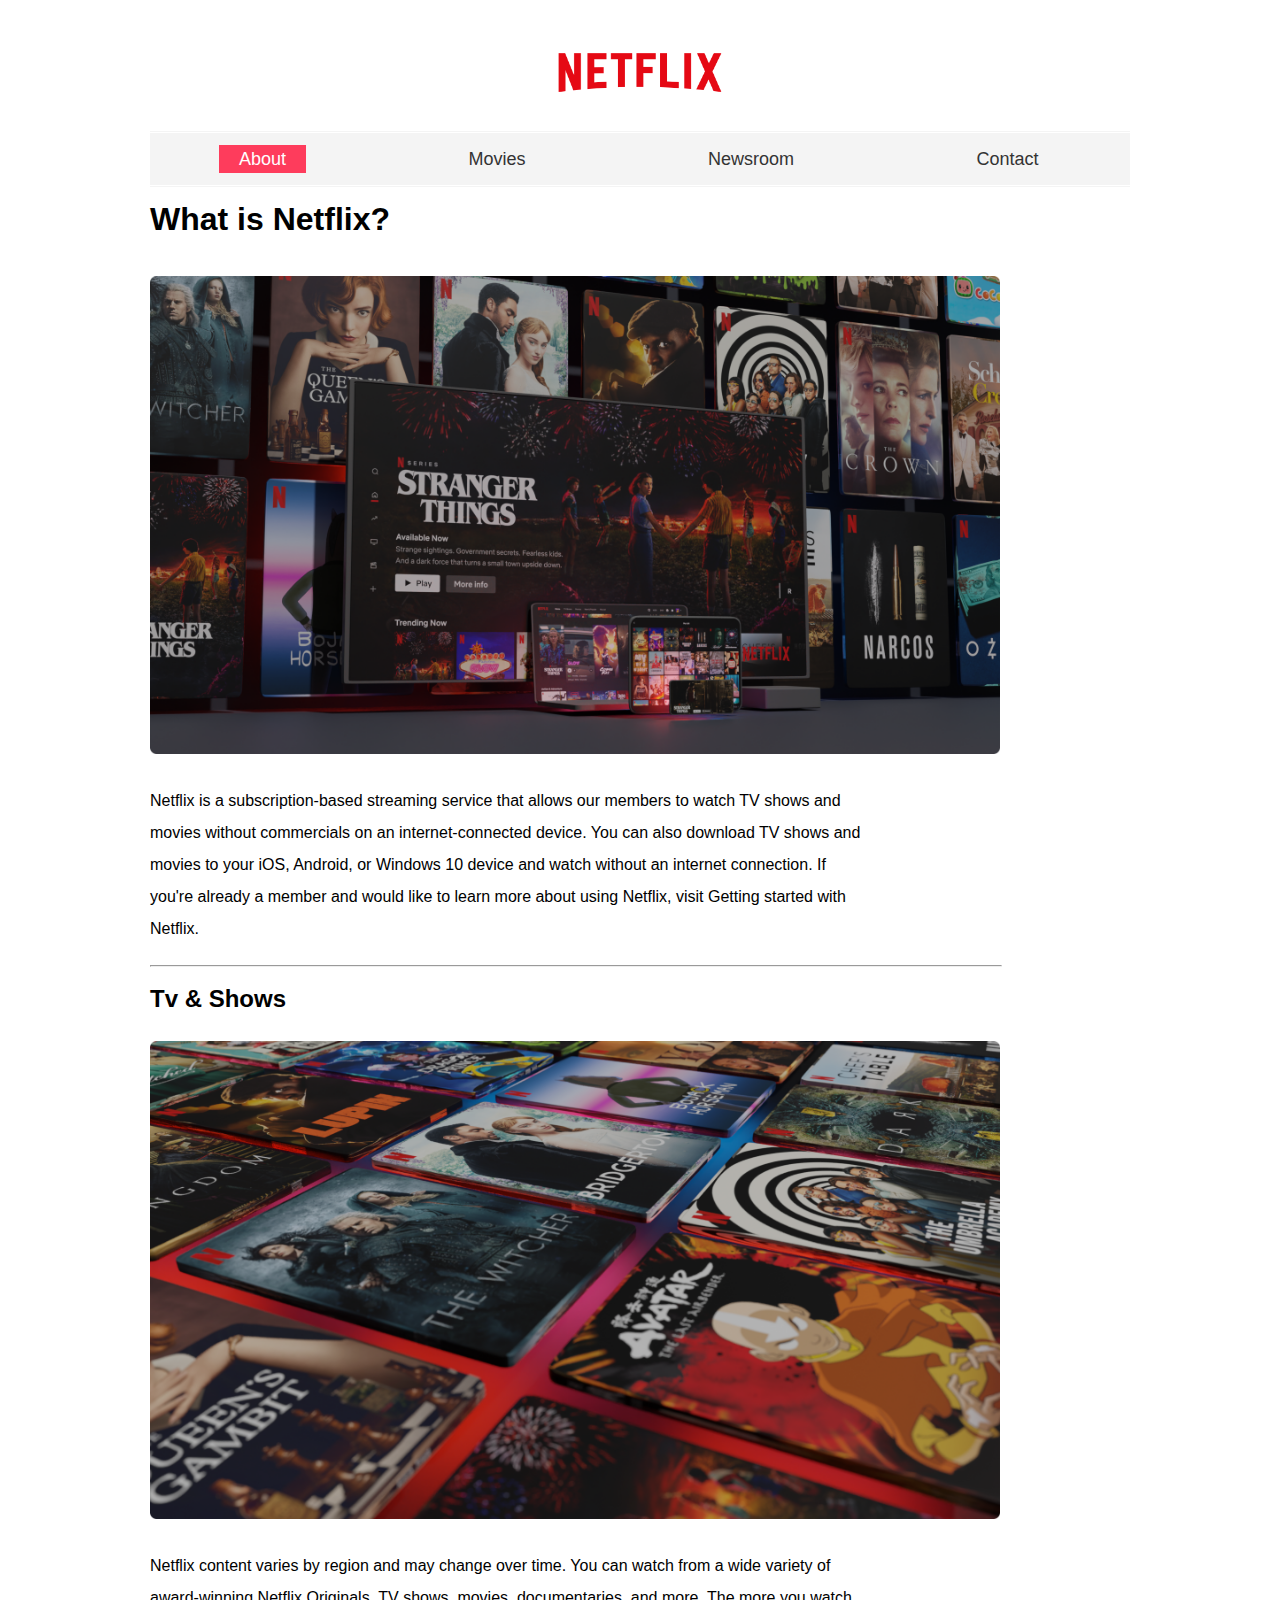
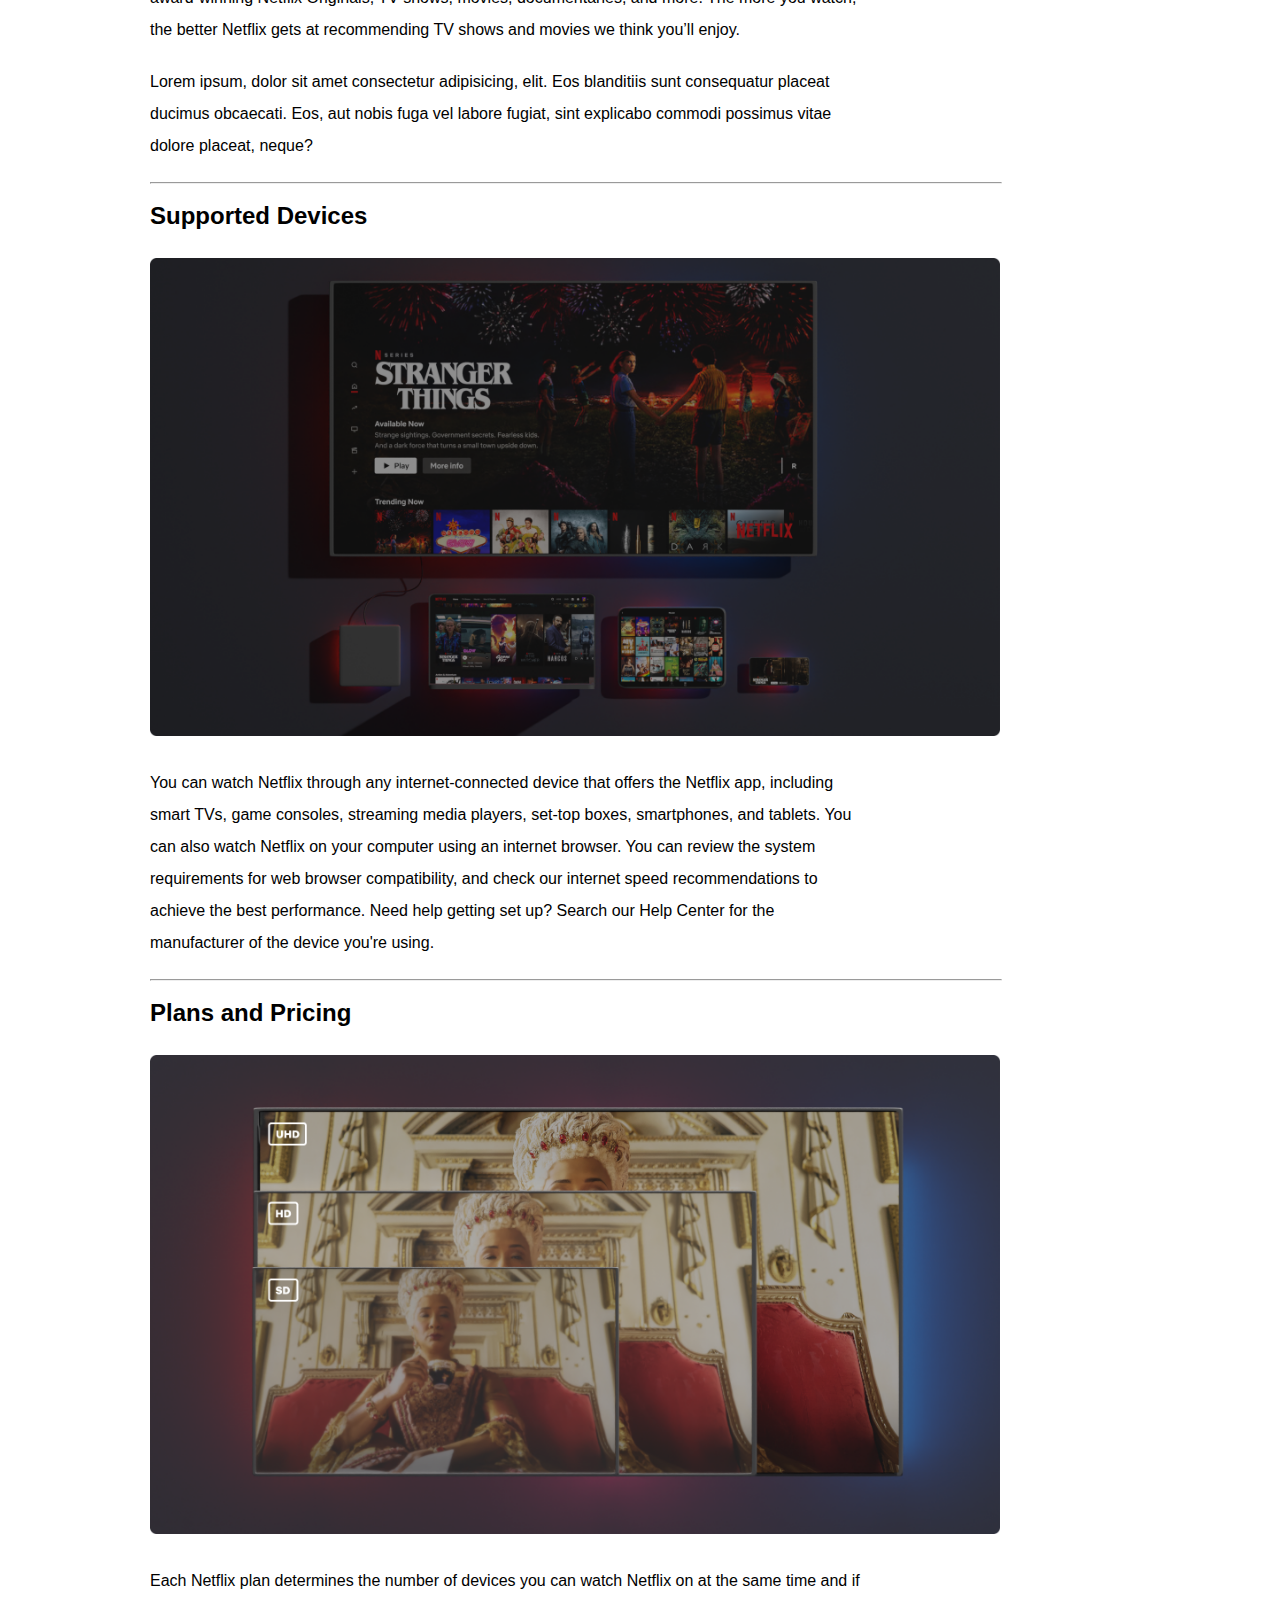
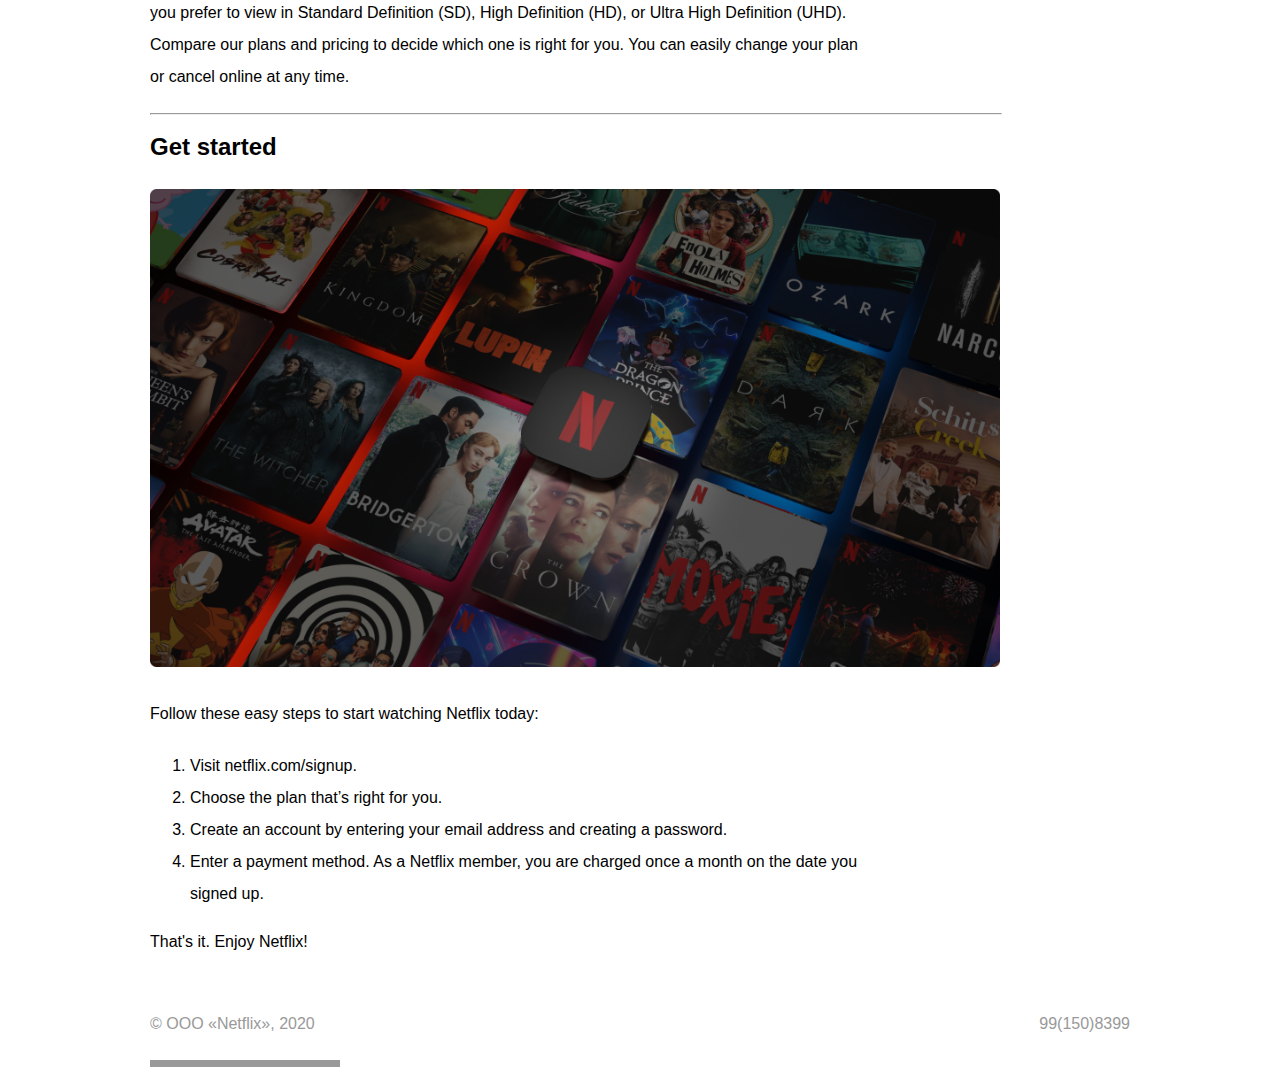
<file: about.html>
<!DOCTYPE html>
<html>
<head>
	<meta charset="utf-8">
	<title>Pinar Architects | About</title>
	<link rel="stylesheet" href="styles/main.css">
</head>
<body>
	<div class="container">
		<div class="header 	text-center">
				<a href="index.html">
				
					<img src="images/logo.png" alt="netflix-logo" width="200" height="100">
				
				</a>
		</div> <!-- End of header -->
		<div class="header-nav">
			<ul>
				<li class="active"><a href="about.html">About</a> </li>
				<li><a href="projects.html">Movies</a></li>
				<li><a href="Status.html">Newsroom</a></li>
				<li><a href="contacts.html">Contact</a></li>

				
			</ul>
		</div><!-- End of header-nav -->
		<div class="main-footer">
			<div class="main is-narrow">
					<h1>What is Netflix?</h1>
					<p><img src="images/netflixFAQ.png" alt="images/netflixFAQ.png" width="850" hegith="470"></p>
					
					<p>Netflix is a subscription-based streaming service that allows our members to watch TV shows and movies without commercials on an internet-connected device.   

							You can also download TV shows and movies to your iOS, Android, or Windows 10 device and watch without an internet connection.

						If you're already a member and would like to learn more about using Netflix, visit Getting started with Netflix.</p>
						<hr>
					<h2>Tv & Shows</h2>
					<p><img src="images/NetflixFAQ2.png" alt="NetflixFAQ2" width="850" hegith="470"></p>
					<p>Netflix content varies by region and may change over time. You can watch from a wide variety of award-winning Netflix 						Originals, TV shows, movies, documentaries, and more. 

						The more you watch, the better Netflix gets at recommending TV shows and movies we think you’ll enjoy.</p>
					<p>Lorem ipsum, dolor sit amet consectetur adipisicing, elit. Eos blanditiis sunt consequatur placeat ducimus obcaecati. Eos, aut nobis fuga vel labore fugiat, sint explicabo commodi possimus vitae dolore placeat, neque?</p>
						<hr>
					<h2>Supported Devices</h2>
					<p><img src="images/Supported Devices.png" alt="Supported Devices"width="850" hegith="470"></p>
					<p>You can watch Netflix through any internet-connected device that offers the Netflix app, including smart TVs, game consoles, 	streaming media players, set-top boxes, smartphones, and tablets. You can also watch Netflix on your computer using an internet browser. You can review the  system requirements for web browser compatibility, and check our internet speed recommendations to achieve the best performance. 

						Need help getting set up? Search our Help Center for the manufacturer of the device you're using.</p>
						<hr>
					<h2>Plans and Pricing</h2>
					<p><img src="images/Plans and Pricing.png" alt="Plans and Pricing"width="850" hegith="470"></p>
					<p>Each Netflix plan determines the number of devices you can watch Netflix on at the same time and if you prefer to view in Standard Definition (SD), High Definition (HD), or Ultra High Definition (UHD).

							Compare our plans and pricing to decide which one is right for you. You can easily change your plan or cancel online at any time.</p>
							<hr>
							<h2>Get started</h2>
							<p><img src="images/Get started.png" alt="Get started"width="850" hegith="470"></p>
							<p>Follow these easy steps to start watching Netflix today: </p>
							<ol>
								<li>Visit netflix.com/signup.</li>
								<li>Choose the plan that’s right for you.</li>
								<li>Create an account by entering your email address and creating a password.</li>
								<li>Enter a payment method. As a Netflix member, you are charged once a month on the date you signed up.</li>
							</ol>
								
				 

								That's it. Enjoy Netflix!</p>
						</div><!-- End of main -->
				
				<div class="footer">
					<p class="copyright" s>
						&copy;&nbsp;OOO&nbsp;&laquo;Netflix&raquo;,&nbsp;2020
					</p> 
					<p class="phone">
						99(150)8399
					</p>
				</div><!-- End of footer -->
		</div>
				
	</div>
	

	
</body>
</html>
</file>
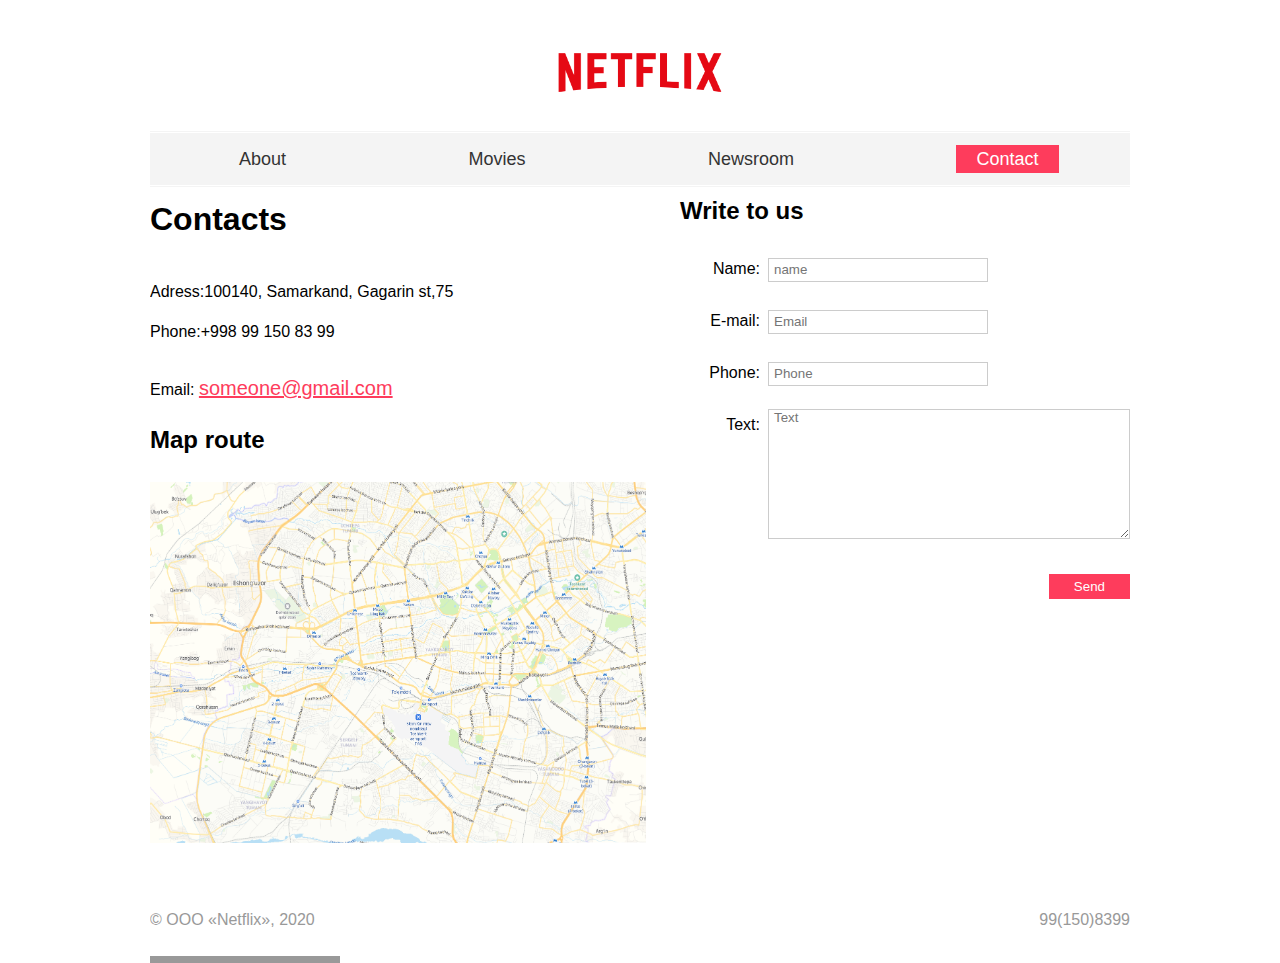
<file: Contacts.html>
<!DOCTYPE html>
<html>
<head>
	<meta charset="utf-8">
	<title>Pinar Architects | Status</title>
	<link rel="stylesheet" href="styles/main.css">
</head>
<body>
	<div class="container">
				<div class="header 	text-center">
						<a href="index.html">
						
							<img src="images/logo.png" alt="netflix-logo" width="200" height="100">
						
						</a>
				</div> <!-- End of header -->
				<div class="header-nav">
						<ul>
							<li><a href="about.html">About</a> </li>
							<li><a href="projects.html">Movies</a></li>
							<li><a href="Status.html">Newsroom</a></li>
							<li class="active"><a href="contacts.html">Contact</a></li>
						</ul>
				</div> <!-- End of header-nav -->
				<div class="main-footer">

						<div class="main">
							<div class="contact-map-form">
								<div class="contact-map">
									<h1>Contacts</h1>
									<p class="mb-half">Adress:100140, Samarkand, Gagarin st,75</p>
									<p>Phone:+998 99 150 83 99</p>
									<p class="mb-half">Email: <a href="mailto:someone@gmail.com">someone@gmail.com</a></p>
									<h2>Map route</h2>
									<img src="images/map.png" alt="map" width="496" height="361">
								</div><!-- End of contact-map -->
								
							  <div class="contact-form">
								 	<h2>Write to us</h2>
								 	<div class="form-row">
									 	<form><label for="name">Name:</label>
									 		<input type="text" name="name" id="name" class="form-control" placeholder="name">
									 	</form>
								 	</div><!-- End of form row -->
								 	
								 	<div class="form-row">
									 	<form><label for="email">E-mail:</label>
									 		<input type="text" name="email" id="email" class="form-control is-error" placeholder="Email" >
									 	</form><!-- End of form row -->
								 	</div>
								 	
								 	<div class="form-row">
									 	<form><label for="phone">Phone:</label>
									 		<input type="text" name="phone" id="phone" class="form-control" placeholder="Phone">
									 	</form>
								 	</div><!-- End of form row -->
								 	<div class="form-row">
									 	<label for="message">Text:</label>
									 		<textarea name="message" id="message" cols="30" rows="10" class="form-control" placeholder="Text"></textarea>
									 </div><!-- End of form-row -->
									 
									 <p class="text-right">
									 	<input type="submit" value="Send" id="form-submit" class="form-submit">
									 </p> 
								 	
								 	
								 	
								 	
								</div><!-- End of cotact-form -->
								
							</div><!-- End of contact-map-form -->
							
							
						</div><!-- End of main -->
								
						<div class="footer">
							<p class="copyright" s>
								&copy;&nbsp;OOO&nbsp;&laquo;Netflix&raquo;,&nbsp;2020
							</p> 
							<p class="phone">
								99(150)8399
							</p>
						</div><!-- End of footer -->
				</div>
	</div>
	

	
</body>
</html>
</file>
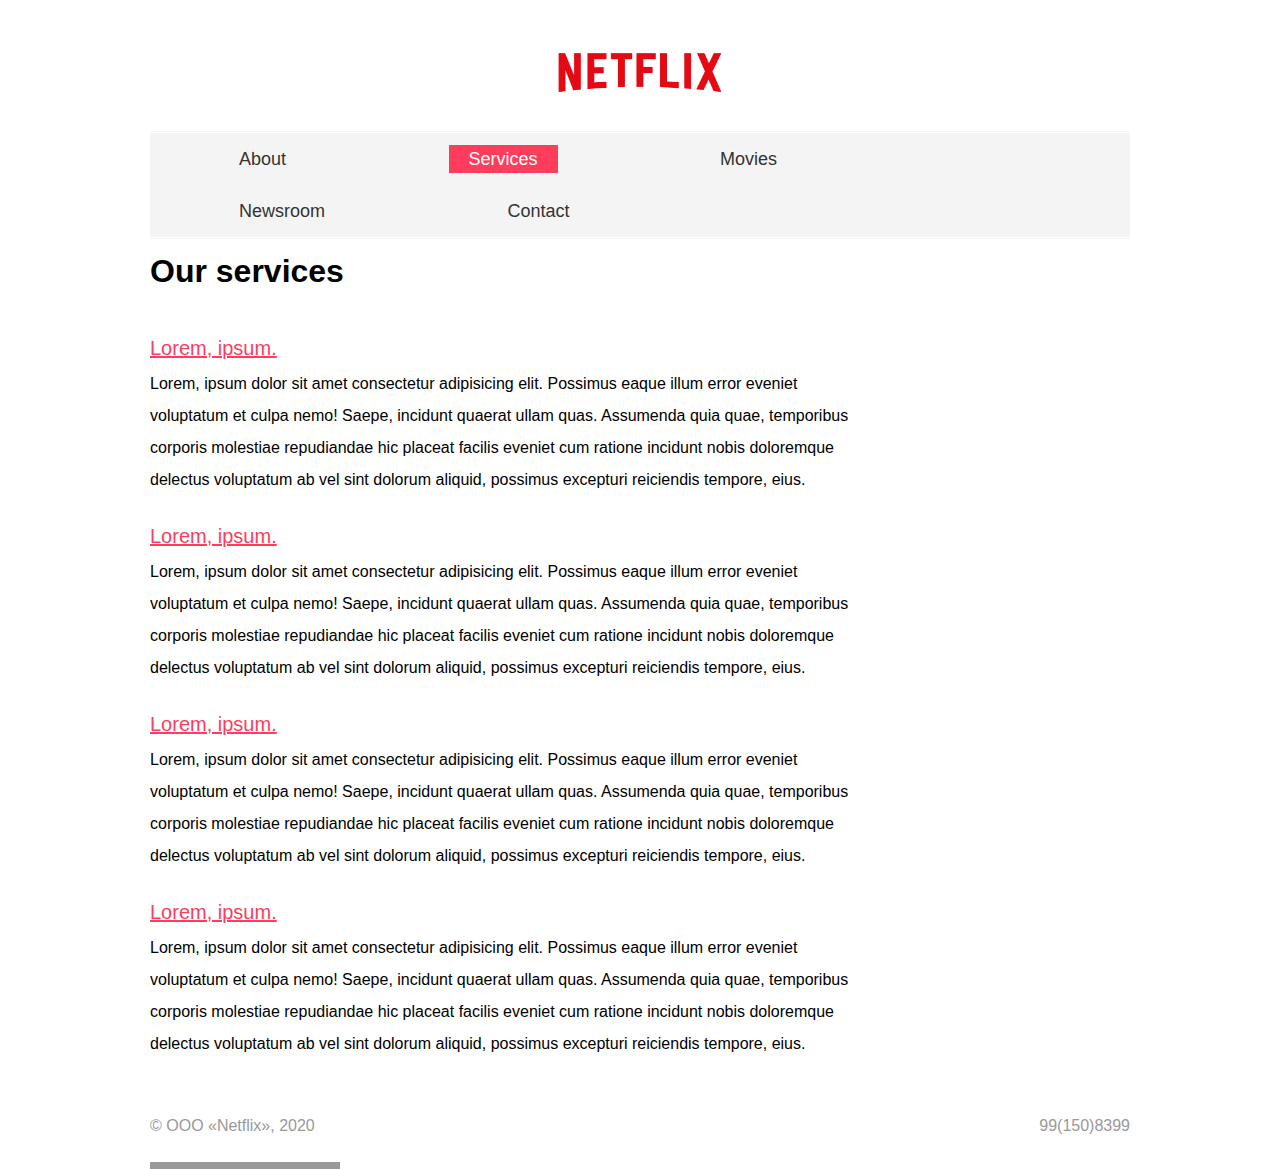
<file: Services.html>
<!DOCTYPE html>
<html>
<head>
	<meta charset="utf-8">
	<title>Pinar Architects | Services</title>
	<link rel="stylesheet" href="styles/main.css">
</head>
<body>
	<div class="container">
		<div class="header 	text-center">
				<a href="index.html">
				
					<img src="images/logo.png" alt="netflix-logo" width="200" height="100">
				
				</a>
		</div> <!-- End of header -->
		<div class="header-nav">
			<ul>
				<li><a href="about.html">About</a> </li>
				<li class="active"><a href="services.html">Services</a></li>
				<li><a href="projects.html">Movies</a></li>
				<li><a href="Status.html">Newsroom</a></li>
				<li><a href="contacts.html">Contact</a></li>

				
			</ul>
		</div><!-- End of header-nav -->

		<div class="main is-narrow">
			<h1>Our services</h1>
			<a href="#">Lorem, ipsum.</a>
			<p>Lorem, ipsum dolor sit amet consectetur adipisicing elit. Possimus eaque illum error eveniet voluptatum et culpa nemo! Saepe, incidunt quaerat ullam quas. Assumenda quia quae, temporibus corporis molestiae repudiandae hic placeat facilis eveniet cum ratione incidunt nobis doloremque delectus voluptatum ab vel sint dolorum aliquid, possimus excepturi reiciendis tempore, eius.</p>
			<a href="#">Lorem, ipsum.</a>
			<p>Lorem, ipsum dolor sit amet consectetur adipisicing elit. Possimus eaque illum error eveniet voluptatum et culpa nemo! Saepe, incidunt quaerat ullam quas. Assumenda quia quae, temporibus corporis molestiae repudiandae hic placeat facilis eveniet cum ratione incidunt nobis doloremque delectus voluptatum ab vel sint dolorum aliquid, possimus excepturi reiciendis tempore, eius.</p>
			<a href="#">Lorem, ipsum.</a>
			<p>Lorem, ipsum dolor sit amet consectetur adipisicing elit. Possimus eaque illum error eveniet voluptatum et culpa nemo! Saepe, incidunt quaerat ullam quas. Assumenda quia quae, temporibus corporis molestiae repudiandae hic placeat facilis eveniet cum ratione incidunt nobis doloremque delectus voluptatum ab vel sint dolorum aliquid, possimus excepturi reiciendis tempore, eius.</p>
			<a href="#">Lorem, ipsum.</a>
			<p>Lorem, ipsum dolor sit amet consectetur adipisicing elit. Possimus eaque illum error eveniet voluptatum et culpa nemo! Saepe, incidunt quaerat ullam quas. Assumenda quia quae, temporibus corporis molestiae repudiandae hic placeat facilis eveniet cum ratione incidunt nobis doloremque delectus voluptatum ab vel sint dolorum aliquid, possimus excepturi reiciendis tempore, eius.</p>
		</div><!-- End of main -->
		
		<div class="footer">
			<p class="copyright" s>
				&copy;&nbsp;OOO&nbsp;&laquo;Netflix&raquo;,&nbsp;2020
			</p> 
			<p class="phone">
				99(150)8399
			</p>
		</div><!-- End of footer -->
	</div>
	

	
</body>
</html>
</file>
<file: styles/main.css>
body{
	margin:  0;
	font-size: 12;
	line-height: 2;
	font-family: Arial, Helvetica, sans-serif;
}
.text-center{
	text-align: center;
}
.text-right{
	text-align: right;
}
.mb-half{
	margin-bottom: 8px;
	font-size: auto;
}

h1 h2 h3 h4 h5 h6 {
	font-weight: normal;
}
h1{
	font-size: 30;
	margin:  0 0 25px;
}
h1 small{
	font-size: 18px;
	color: #6f6f6f;
}
h2{
	font-size: 18;
	margin:  0 0 18px;
}
p{
	margin:  0 0 20px;
}
.container{
	width: 980px;
	margin: 0 auto;

}
.header{
	margin-top: 20px;
	padding: 25 0;
	
}

.header-nav{
/*	margin-top: 25px;*/
	padding: 1px 0;
	background: #f4f4f4;
}
.header-nav ul{
	margin:  0;
	padding: 0;
	list-style-type: none;
	border-top: 1px solid #fff;
	border-bottom: 1px solid #fff;
}
.header-nav ul li{
	margin: 0 69px;
	display: inline-block; 
	height: 52px;
	line-height: 52px;
	font-size: 18px;
	
}
.header-nav ul li a{
	color: #333;
	padding: 4px 20px;
	text-decoration: none;
}
.header-nav ul  li a:hover,.header-nav ul li.active a{
	color: #fff;
	padding: 4px 20px;
	background: #fe3c5c;	
} 


.pinar-objects{
	overflow: hidden;
}
.pinar-objects h2{
	border-bottom:  1px solid #ccc;
	margin-bottom: 2px;
}
.pinar-objects ul{
	margin:  0;
	padding:  0;
	list-style: none;
	
}
.pinar-objects ul li a{
		text-decoration: none;
		color: #787878;
}
.pinar-objects ul li{
	margin-bottom:  2px;
}
.pinar-objects ul li a:hover{
	color: #fe3c5c;
	text-decoration: underline;
}
.private-objects{
	width: 230px;
	float: left;
}
.commercial-objects{
	width: 730px;
	float: right;
}
.commercial-objects ul{
	width: 30%;
	float: left;
}
.commercial-objects ul.middle{
	margin-left: 5%;
	margin-right: 5%;
}

.main a{
	font-size: 20px;
	color: #fe3c5c;
	text-decoration: underline;
}
/*.main-footer{
	width: 900px;
}*/
.is-narrow{
	width: 720px;
}


.pagination{
	margin: 0;
	padding: 0;
	list-style: none;
	text-align: center;
}
.pagination li{
	display: inline-block;
}
.pagination a{
	 padding: 4px 10px;
}
.pagination li.active a,.pagination li a:hover{
	color: #fff;
	background: #fe3c5c;
	text-decoration: none;
}


.project-item{
	width: 240px;
	float: left;
	margin: 0 0 50px;
	text-align: right;
}
.typical-projects .project-item:nth-child(3n+2){
	margin-left: 130px;
	margin-right: 130px;
}
.typical-projects{
	overflow: hidden;
}
.contact-map-form{
	overflow: hidden;
}
.contact-map{
	width: 500px;
	float: left;
}
.contact-form{
	width: 450px;
	float: right;
}
.form-row{
	margin-bottom: 20px;
}
.form-row textarea{
	height: 128px;
	width: 350px;
}
.form-row label{
	width: 80px;
	margin-right: 8px;
	float: left;
	text-align: right;
	/*line-height: 22px;*/
	/*border: 1px solid #000;*/
}

.form-control{
	height: 22px;
	padding: 0 5px;
	border: 1px solid #ccc;
	width: 208px;
	font-family: Arial, Helvitca, sans-serif;
}
.form-control .is-error{
	border-color:  #fe3c5c;
}
.form-submit{
	color: #fff;
	padding: 5px 25px;
	background: #fe3c5c;
	cursor: pointer;
	border: none;
}
hr{
	width: 850px;
}
.newsroom{
	display: flex;
}
.newsroom a{

}
.news-text{
	margin-left:30px ;
}
.footer{
	overflow: hidden;
	margin-top: 50px;
	color: #999;
}
.footer p{
	margin: 0;
}
.footer .copyright{
	float: left;
	padding: 0 25px 20px 0;
	border-bottom: 7px solid #999;
}
.footer .phone{
	float: right;
	margin: 0;
}
</file>
